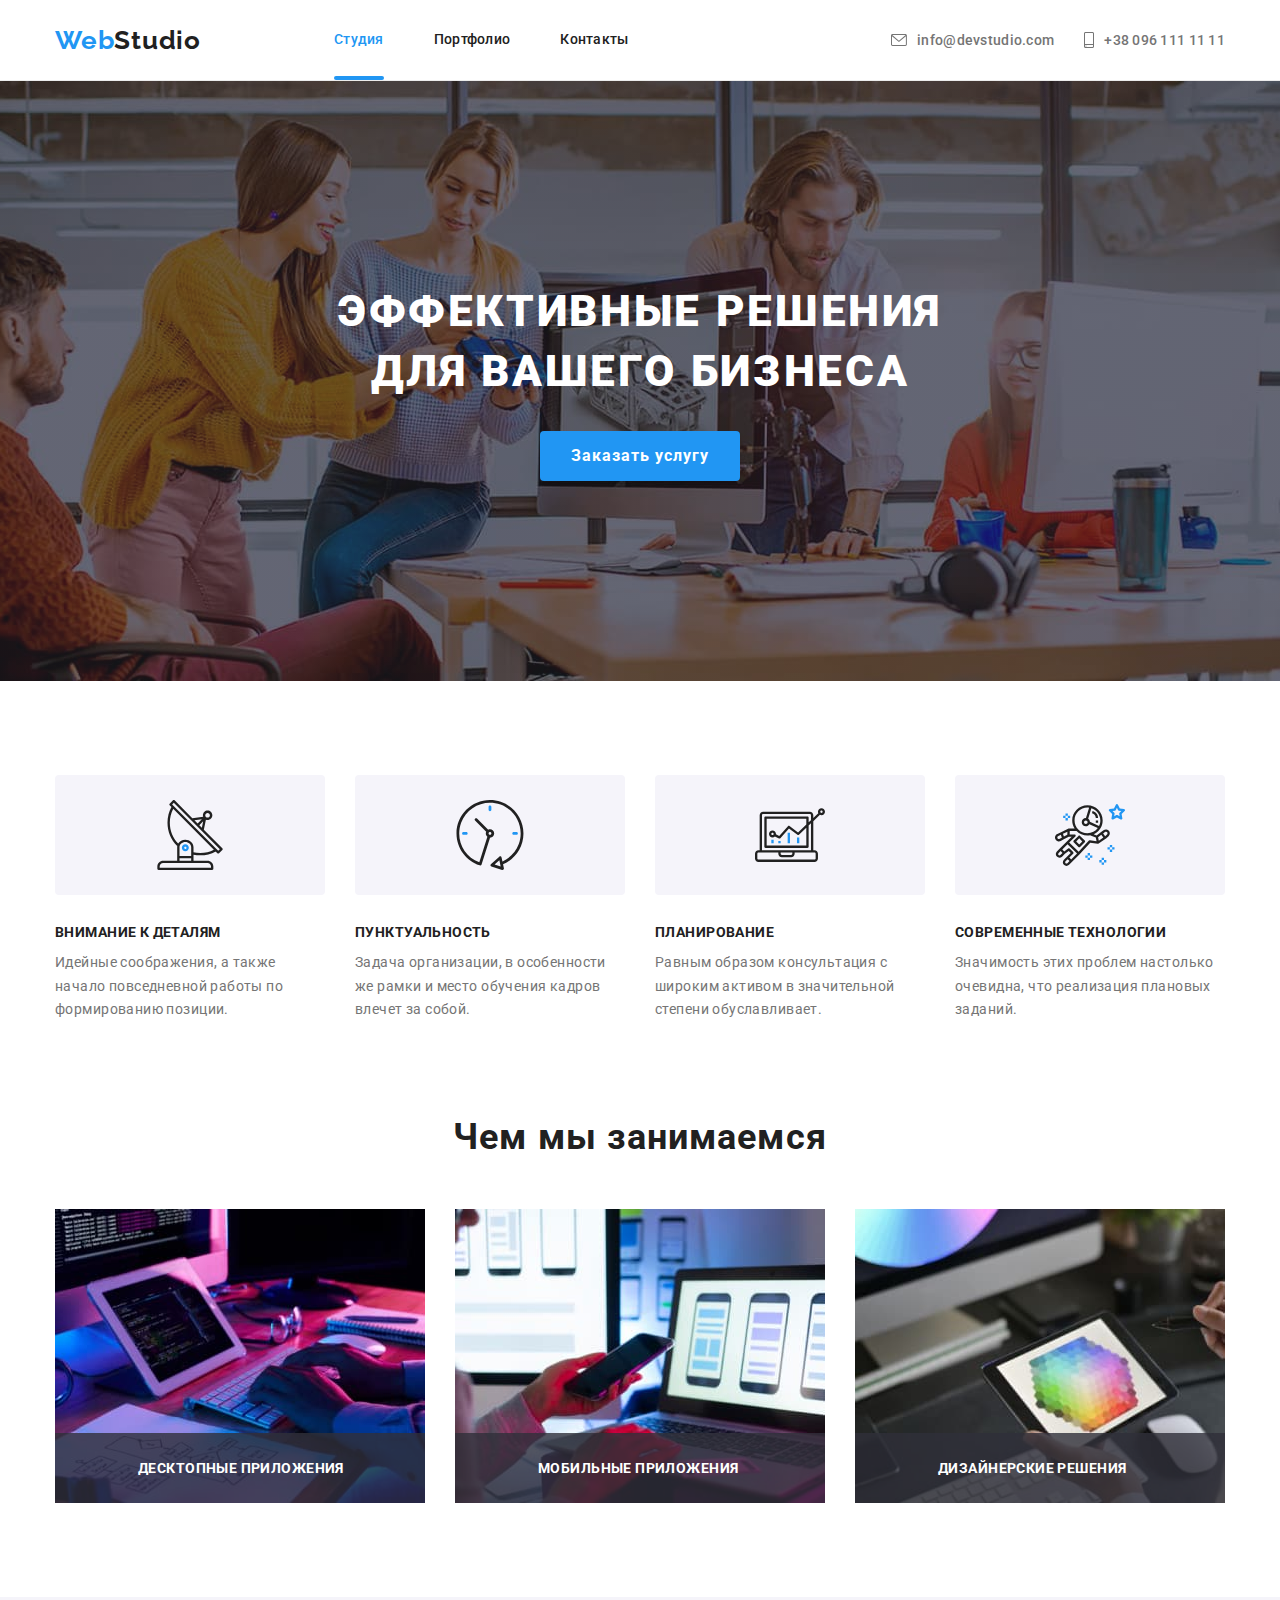
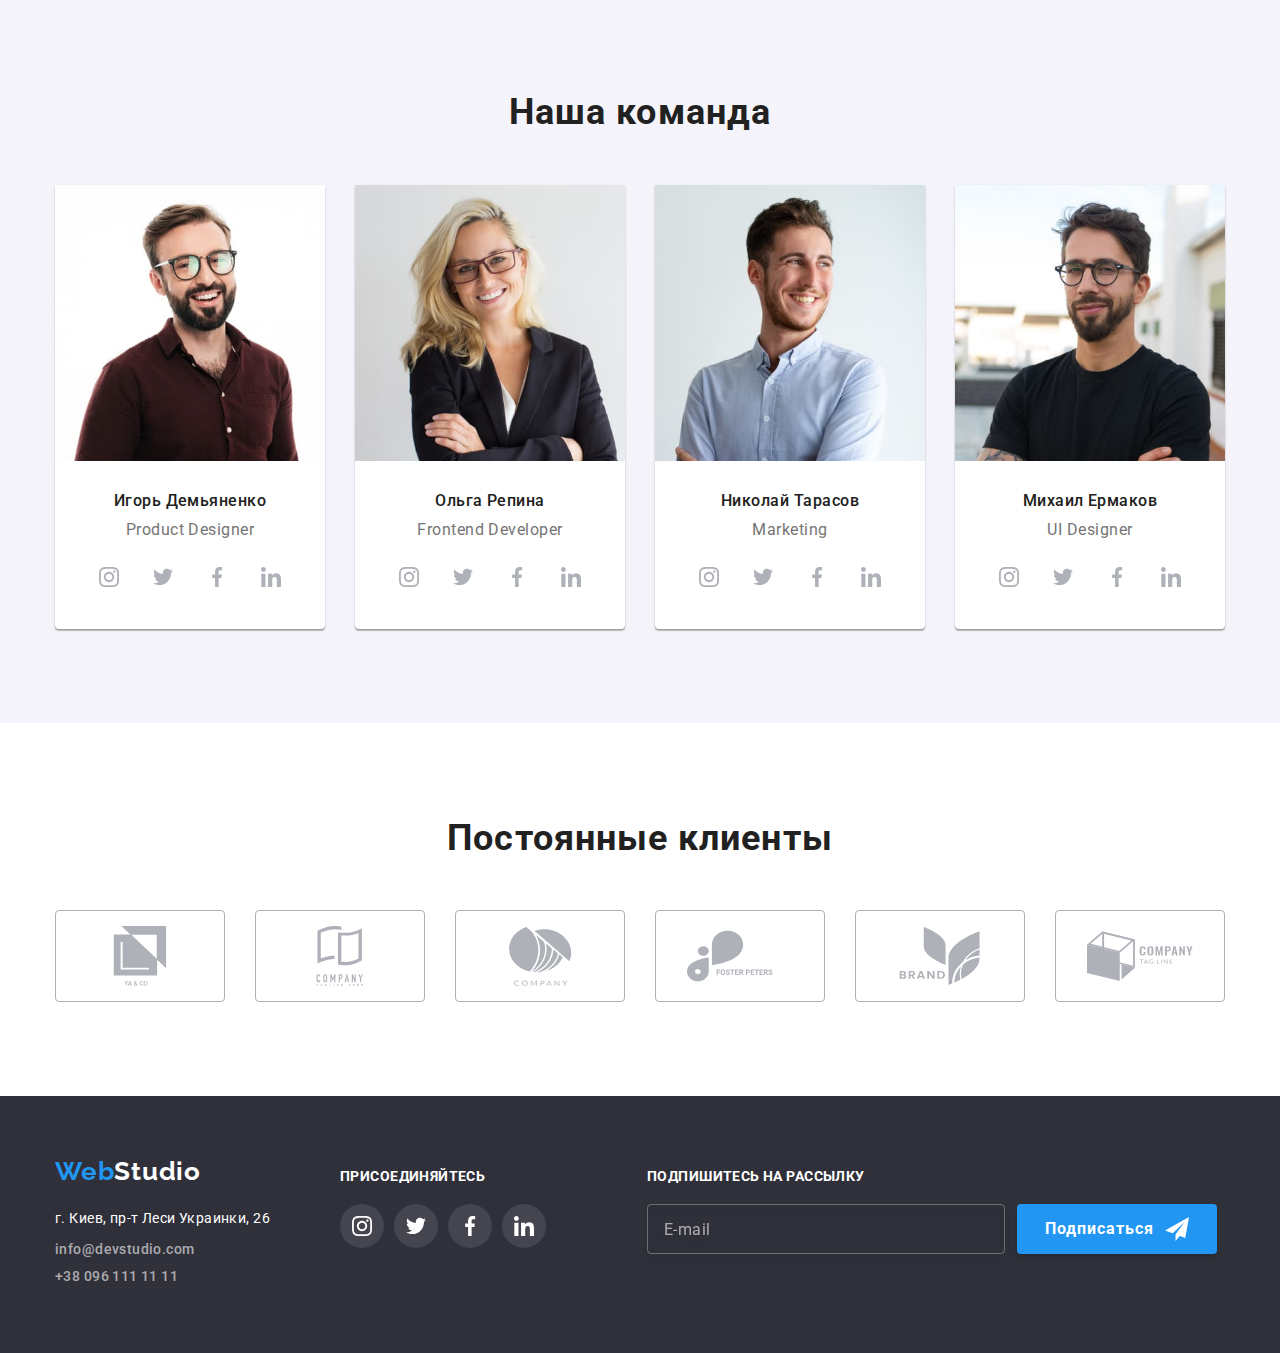
<file: index.html>
<!DOCTYPE html>
<html lang="ru">
<head>
    <meta charset="UTF-8">
    <meta http-equiv="X-UA-Compatible" content="IE=edge">
    <meta name="viewport" content="width=device-width, initial-scale=1.0">
    <link href="https://fonts.googleapis.com/css2?family=Raleway:wght@700&family=Roboto:wght@400;500;700;900&display=swap"
        rel="stylesheet">
    <title>Домашнее задание</title>
    <link rel="stylesheet" href="https://cdnjs.cloudflare.com/ajax/libs/modern-normalize/1.1.0/modern-normalize.min.css">
    <link rel="stylesheet" href="./css/main.min.css">
</head>
<body>
    <!--Шапка-->
    <header class="page-header">
        <div class="header-container">
            <a href="./index.html" class="logo">
                Web<span class="logo--black">Studio</span></a>
    
            <div class="page-header__menu" data-menu>
                <div class="menu-container">
                    <nav class="site-nav">
                        <ul class="site-nav__list">
                            <li class="site-nav__item">
                                <a href="./index.html" class="site-nav__link site-nav__link--primary">Студия</a>
                            </li>
                            <li class="site-nav__item">
                                <a href="./portfolio.html" class="site-nav__link">Портфолио</a>
                            </li>
                            <li class="site-nav__item">
                                <a href="#" class="site-nav__link">Контакты</a>
                            </li>
                        </ul>
                    </nav>
                    <div class="auth-nav">
                        <ul class="auth-nav__list">
                            <li class="auth-nav__item">
                                <a href="mailto:info@devstudio.com" class="auth-nav__link auth-nav__email">
                                    <svg class="auth-nav__icon auth-nav__icon--email">
                                        <use href="./img/icons.svg#icon-envelope-hover"></use>
                                    </svg>
    
                                    <span>info@devstudio.com</span></a>
                            </li>
                            <li class="auth-nav__item">
                                <a href="tel:+380961111111" class="auth-nav__link auth-nav__tel"><svg
                                        class="auth-nav__icon auth-nav__icon--tel">
                                        <use href="./img/icons.svg#icon-smartphone"></use>
                                    </svg>
                                    <span>+38 096 111 11 11</span></a>
                            </li>
                        </ul>
                        <div class="menu-network">
                            <ul class="menu-network__list">
                                <li class="menu-network__item">
                                    <a class="menu-network__link" href="">Instagram</a>
                                </li>
                                <li class="menu-network__item">
                                    <a class="menu-network__link" href="">Twitter</a>
                                </li>
                                <li class="menu-network__item">
                                    <a class="menu-network__link" href="">Facebook</a>
                                </li>
                                <li class="menu-network__item">
                                    <a class="menu-network__link" href="">LinkedIn</a>
                                </li>
                            </ul>
                        </div>
                    </div>
                </div>
            </div>
            <button type="button" class="page-header__button" aria-expanded="false" data-menu-button data-menu-open>
                <svg width="40px" height="40px" aria-label="Переключатель мобильного меню">
                    <use class="icon-cross" href="./img/icons.svg#icon-icon-cross"></use>
                    <use class="icon-menu" href="./img/icons.svg#icon-menu"></use>
                </svg>
            </button>
        </div>
    </header>
    <!--Основной контент-->
    <main>  
        <!-- Секция герой-->
        <section class="hero  section overlay">
            <div class="container hero__container">
                <h1 class="hero__title">Эффективные решения для вашего бизнеса</h1>
                <button data-modal-open type="button" class=" btn ">Заказать услугу</button>
            </div>          
        </section> 
        <!--Секция приимущества -->
        <section class=" section">
            <div class="container">
              <ul class="list feature">
                <li class="feature__item">
                   <div class="feature__rectangle">
                       <svg class="feature__icon"width="70" height="70" >
                           <use href="img/icons.svg#icon-antenna-1"></use>
                       </svg>
                    </div>
                    <h3 class="feature__title">Внимание к деталям</h3>
                    <p class="feature__text">Идейные соображения, а также начало повседневной работы по формированию позиции.</p>
                </li>
                <li class="feature__item">
                     <div class="feature__rectangle">
                       <svg class="feature__icon" width="70" height="70">
                           <use href="img/icons.svg#icon-clock-1"></use>
                       </svg>
                    </div>
                    <h3 class="feature__title">Пунктуальность</h3>
                    <p class="feature__text">Задача организации, в особенности же рамки и место обучения кадров влечет за собой.</p>
                </li>
                <li class="feature__item">
                     <div class="feature__rectangle">
                       <svg class="feature__icon" width="70" height="70">
                           <use href="img/icons.svg#icon-diagram-1"></use>
                       </svg>
                    </div>
                    <h3 class="feature__title">Планирование</h3>
                    <p class="feature__text">Равным образом консультация с широким активом в значительной степени обуславливает.</p>
                </li>
                <li class="feature__item">
                     <div class="feature__rectangle">
                       <svg class="feature__icon" width="70" height="70">
                           <use href="img/icons.svg#icon-astronaut-1"></use>
                       </svg>
                    </div>
                    <h3 class="feature__title">Современные технологии</h3>
                    <p class="feature__text">Значимость этих проблем настолько очевидна, что реализация плановых заданий.</p>
                </li>
              </ul>
            </div>
        </section>
        <!--Чем мы занимаемся-->
        <section class="second-section">
            <div class="container">
                <h2 class="second-title">Чем мы занимаемся</h2>
                <ul class="list second">
                    <li class="second__item">
                        <div class="second__label">
                            <img srcset="./img/index-images/what-we-do-l.jpg 1x ,
                             ./img/index-images/what-we-do-l@2x.jpg 2x " 
                             src="./img/index-images/what-we-do-l.jpg" alt="руки работают за копютером" width="370">
                        </div>
                        <p class="second__text">Десктопные приложения</p>
                    </li>
                    <li class="second__item">
                        <div class="second__label">
                            <img srcset="./img/index-images/what-we-do-c.jpg 1x ,
                             ./img/index-images/what-we-do-c@2x.jpg 2x"
                             src="./img/index-images/what-we-do-c.jpg" alt="в одной руке лежит смартфон вторая лежит на ноутбуке" width="370">
                        </div>
                        <p class="second__text">Мобильные приложения</p>
                    </li>
                    <li class="second__item">
                        <div class="second__label">
                            <img srcset="./img/index-images/what-we-do-r.jpg 1x ,
                           ./img/index-images/what-we-do-r@2x.jpg 2x " 
                            src="./img/index-images/what-we-do-r.jpg" alt="выбор палитры цветов на планшете" width="370">
                        </div>
                        <p class="second__text">Дизайнерские решения</p>
                    </li>
                </ul>
            </div>
        </section>
        <!--Наша команда-->
        <section class="team section">
            <div class="container">
                <h2 class="second-title">Наша команда</h2>
                <ul class="list team__list">
                    <li class="team__card">
                        <img srcset="./img/index-images/man2.jpg 1х ,
                        ./img/index-images/man2-2x.jpg 2х ,
                        ./img/index-images/man2-3x.jpg 3х " 
                        src="./img/index-images/man2.jpg" alt="мужчина в очках " width="100%">
                        <h3 class="team__title">Игорь Демьяненко</h3>
                        <p lang="en" class="team__text">Product Designer</p>
                        <ul class="networks list">
                            <li class="networks__item">
                                <a href="#" class="networks__link">
                                    <svg class="networks__icon" width="20" height="20">
                                        <use href="img/icons.svg#icon-instagram"></use>
                                    </svg>
                                </a>
                            </li>
                            <li class="networks__item">
                                <a href="#" class="networks__link">
                                    <svg class="networks__icon" width="20" height="20">
                                        <use  class="networks__icon" href="img/icons.svg#icon-twitter-1"></use>
                                    </svg>
                                </a>
                            </li>
                            <li class="networks__item">
                                <a href="#" class="networks__link">
                                    <svg class="networks__icon" width="20" height="20">
                                        <use href="img/icons.svg#icon-facebook-1"></use>
                                    </svg>
                                </a>
                            </li>
                            <li class="networks__item">
                                <a href="#" class="networks__link">
                                    <svg class="networks__icon" width="20" height="20">
                                        <use href="img/icons.svg#icon-linkedin-1"></use>
                                    </svg>
                                </a>
                            </li>
                        </ul>
                    </li>
                    <li class="team__card">
                        <img srcset="./img/index-images/woman1.jpg 1х ,
                        ./img/index-images/woman1-2x.jpg 2х ,
                        ./img/index-images/woman1-3x.jpg 3х " 

                         src="./img/index-images/woman1.jpg" alt="женщина блондинка в очках" width="100%">
                        <h3 class="team__title">Ольга Репина</h3>
                        <p lang="en" class="team__text">Frontend Developer</p>
                        <ul class="networks list">
                            <li class="networks__item">
                                <a href="#" class="networks__link">
                                    <svg class="networks__icon" width="20" height="20">
                                        <use href="img/icons.svg#icon-instagram"></use>
                                    </svg>
                                </a>
                            </li>
                            <li class="networks__item">
                                <a href="#" class="networks__link">
                                    <svg class="networks__icon" width="20" height="20">
                                        <use href="img/icons.svg#icon-twitter-1"></use>
                                    </svg>
                                </a>
                            </li>
                            <li class="networks__item">
                                <a href="#" class="networks__link">
                                    <svg class="networks__icon" width="20" height="20">
                                        <use href="img/icons.svg#icon-facebook-1"></use>
                                    </svg>
                                </a>
                            </li>
                            <li class="networks__item">
                                <a href="#" class="networks__link">
                                    <svg class="networks__icon" width="20" height="20">
                                        <use href="img/icons.svg#icon-linkedin-1"></use>
                                    </svg>
                                </a>
                            </li>
                        </ul>
                    </li>
                    <li class="team__card">
                        <img srcset="./img/index-images/man1.jpg 1х ,
                        ./img/index-images/man1-2x.jpg 2х ,
                        ./img/index-images/man1-3x.jpg 3х " 

                        src="./img/index-images/man1.jpg" alt="мужчина в сорочке" width="100%">
                        <h3 class="team__title">Николай Тарасов</h3>
                        <p lang="en" class="team__text">Marketing</p>
                        <ul class="networks list">
                            <li class="networks__item">
                                <a href="#" class="networks__link">
                                    <svg class="networks__icon" width="20" height="20">
                                        <use href="img/icons.svg#icon-instagram"></use>
                                    </svg>
                                </a>
                            </li>
                            <li class="networks__item">
                                <a href="#" class="networks__link">
                                    <svg class="networks__icon" width="20" height="20">
                                        <use class="networks-icon" href="img/icons.svg#icon-twitter-1"></use>
                                    </svg>
                                </a>
                            </li>
                            <li class="networks__item">
                                <a href="#" class="networks__link">
                                    <svg class="networks__icon" width="20" height="20">
                                        <use href="img/icons.svg#icon-facebook-1"></use>
                                    </svg>
                                </a>
                            </li>
                            <li class="networks__item">
                                <a href="#" class="networks__link">
                                    <svg class="networks__icon" width="20" height="20">
                                        <use href="img/icons.svg#icon-linkedin-1"></use>
                                    </svg>
                                </a>
                            </li>
                        </ul>
                    </li>
                    <li class="team__card">
                        <img srcset="./img/index-images/man3.jpg 1х ,
                        ./img/index-images/man3-2x.jpg 2х ,
                        ./img/index-images/man3-3x.jpg 3х " 

                         src="./img/index-images/man3.jpg" alt="мужчина в очках на улице" width="100%">
                        <h3 class="team__title">Михаил Ермаков</h3>
                        <p lang="en" class="team__text">UI Designer</p>
                        <ul class="networks list">
                            <li class="networks__item">
                                <a href="#" class="networks__link">
                                    <svg class="networks__icon" width="20" height="20">
                                        <use href="img/icons.svg#icon-instagram"></use>
                                    </svg>
                                </a>
                            </li>
                            <li class="networks__item">
                                <a href="#" class="networks__link">
                                    <svg class="networks__icon" width="20" height="20">
                                        <use class="networks__icon" href="img/icons.svg#icon-twitter-1"></use>
                                    </svg>
                                </a>
                            </li>
                            <li class="networks__item">
                                <a href="#" class="networks__link">
                                    <svg class="networks__icon" width="20" height="20">
                                        <use href="img/icons.svg#icon-facebook-1"></use>
                                    </svg>
                                </a>
                            </li>
                            <li class="networks__item">
                                <a href="#" class="networks__link">
                                    <svg class="networks__icon" width="20" height="20">
                                        <use href="img/icons.svg#icon-linkedin-1"></use>
                                    </svg>
                                </a>
                            </li>
                        </ul>
                    </li>
                </ul>
            </div>            
        </section> 
        <!-- Секция клиенты -->
        <section class="client section"> 
            <div class="container">
                <h2 class="second-title">Постоянные клиенты</h2>
                <ul class="client__list list">
                    <li class="client__item">
                        <a href="#" class="client__link" >
                            <svg class="client__icon" width="106" height="60">
                                <use href="img/icons.svg#icon-group"></use>
                            </svg>
                        </a>
                    </li>
                    <li class="client__item">
                        <a href="#" class="client__link">
                            <svg class="client__icon" width="106" height="60">
                                <use href="img/icons.svg#icon-group-1"></use>
                            </svg>
                        </a>
                    </li>
                    <li class="client__item">
                        <a href="#" class="client__link">
                            <svg class="client__icon" width="106" height="60">
                                <use href="img/icons.svg#icon-company"></use>
                            </svg>
                        </a>
                    </li>
                    <li class="client__item">
                        <a href="#" class="client__link">
                            <svg class="client__icon" width="106" height="60">
                                <use href="img/icons.svg#icon-foster-peters"></use>
                            </svg>
                        </a>
                    </li>
                    <li class="client__item">
                        <a href="#" class="client__link">
                            <svg class="client__icon" width="106" height="60">
                                <use href="img/icons.svg#icon-brend"></use>
                            </svg>
                        </a>
                    </li>
                    <li class="client__item">
                        <a href="#" class="client__link">
                            <svg class="client__icon" width="106" height="60">
                                <use href="img/icons.svg#icon-company3"></use>
                            </svg>
                        </a>
                    </li>
                </ul>
            </div>
        </section> 
    </main>
    <!--Подвал-->
    <footer class="footer ">
        <div class="container footer__container">
        <div class="footer__wrap">
            <a href="" lang="en" class="footer__logo logo"><span class="logo__web">Web</span>Studio</a>
            <address class="address">
                <ul class="list">
                    <li> <a href="" class="address__link address__link--color">г. Киев, пр-т Леси Украинки, 26</a></li>
                    <li> <a href="mailto:info@devstudio.com" class=" address__link address__link--font">info@devstudio.com</a></li>
                    <li> <a href="tel:+380961111111" class=" address__link address__link--font">+38 096 111 11 11</a></li>
                </ul>
            </address>
        </div>
        <div class="footer-networks">
            <h2 class="footer-networks__title">присоединяйтесь</h2>
                <ul class="footer-networks__list list">
                    <li class="footer-networks__item">
                        <a href="#" class="footer-networks__link">
                            <svg class="footer-networks__icon" width="20" height="20">
                                <use href="img/icons.svg#icon-instagram"></use>
                            </svg>
                        </a>
                    </li>
                    <li class="footer-networks__item">
                        <a href="#" class="footer-networks__link">
                            <svg class="footer-networks__icon" width="20" height="20">
                                <use href="img/icons.svg#icon-twitter-1"></use>
                            </svg>
                        </a>
                    </li>
                    <li class="footer-networks__item">
                        <a href="#" class="footer-networks__link">
                            <svg class="footer-networks__icon" width="20" height="20">
                                <use href="img/icons.svg#icon-facebook-1"></use>
                            </svg>
                        </a>
                    </li>
                    <li class="footer-networks__item">
                        <a href="#" class="footer-networks__link">
                            <svg class="footer-networks__icon" width="20" height="20">
                                <use href="img/icons.svg#icon-linkedin-1"></use>
                            </svg>
                        </a>
                    </li>
                </ul>
             </div>
             <form class="form-footer">
                 <div class="form-footer__grup">
                 <label class="form-footer__label" >
                     <span class="footer-networks__title">Подпишитесь на рассылку</span> 
                     <input type="email" name="mail-footer"  placeholder="E-mail" class="form-footer__input">
                </label>
                </div>
                 <button type="submit" class="form-footer__btn btn">
                     <svg class="form-fotter__icon">
                         <use href="img/icons.svg#icon-icon-send"></use>
                     </svg>
                      Подписаться</button>
             </form>
            </div>
    </footer> 
    <div class="backdrop is-hidden" data-modal>
        <div class="modal">
            <button class="modal__button" data-modal-close>
                <svg class="modal__icon" width="18px" height="18px">
                    <use href="img/icons.svg#icon-icon-cross"></use>
                </svg>
            </button>
            <form class="form">
                <p class="form__title">Оставьте свои данные, мы вам перезвоним</p>
    
                <label class="form__field">
                    <span class="form__label">Имя</span>
                    <span class="form__container">
                        <input type="text" name="name" class="form__input" />
                        <svg class="form__icon" width="18px" height="18px">
                            <use href="img/icons.svg#icon-person-black-18dp-1"></use>
                        </svg>
                    </span>
                </label>
    
                <label class="form__field">
                    <span class="form__label">Телефон</span>
                    <span class="form__container">
                        <input type="tel" name="tel" class="form__input" />
                        <svg class="form__icon" width="18px" height="18px">
                            <use href="img/icons.svg#icon-phone-black-18dp-1"></use>
                        </svg>
                    </span>
                </label>
    
                <label class="form__field">
                    <span class="form__label">Почта</span>
                    <span class="form__container">
                        <input type="email" name="email" class="form__input" />
                        <svg class="form__icon" width="18px" height="18px">
                            <use href="img/icons.svg#icon-email-black-18dp-1"></use>
                        </svg>
                    </span>
                </label>
    
                <label class="form__field">
                    <span class="form__label">Комментарий</span>
                    <textarea name="comment" class="form__textarea" placeholder="Введите текст"></textarea>
                </label>
                <label class="checkbox">
                    <input type="checkbox" name="checkbox" class="checkbox__input" />
                    <span class="checkbox__icon"></span>
                    <span class="checkbox__agreement">
                        Соглашаюсь с рассылкой и принимаю
                        <a href="" class="checkbox__link">Условия договора</a>
                    </span>
                </label>
                <button class="form__button" type="submit">Отправить</button>
            </form>
        </div>
    </div>
    <script src="./js/modal.js"></script>
    <script src="./js/menu.js"></script>  
</body>
</html>
</file>
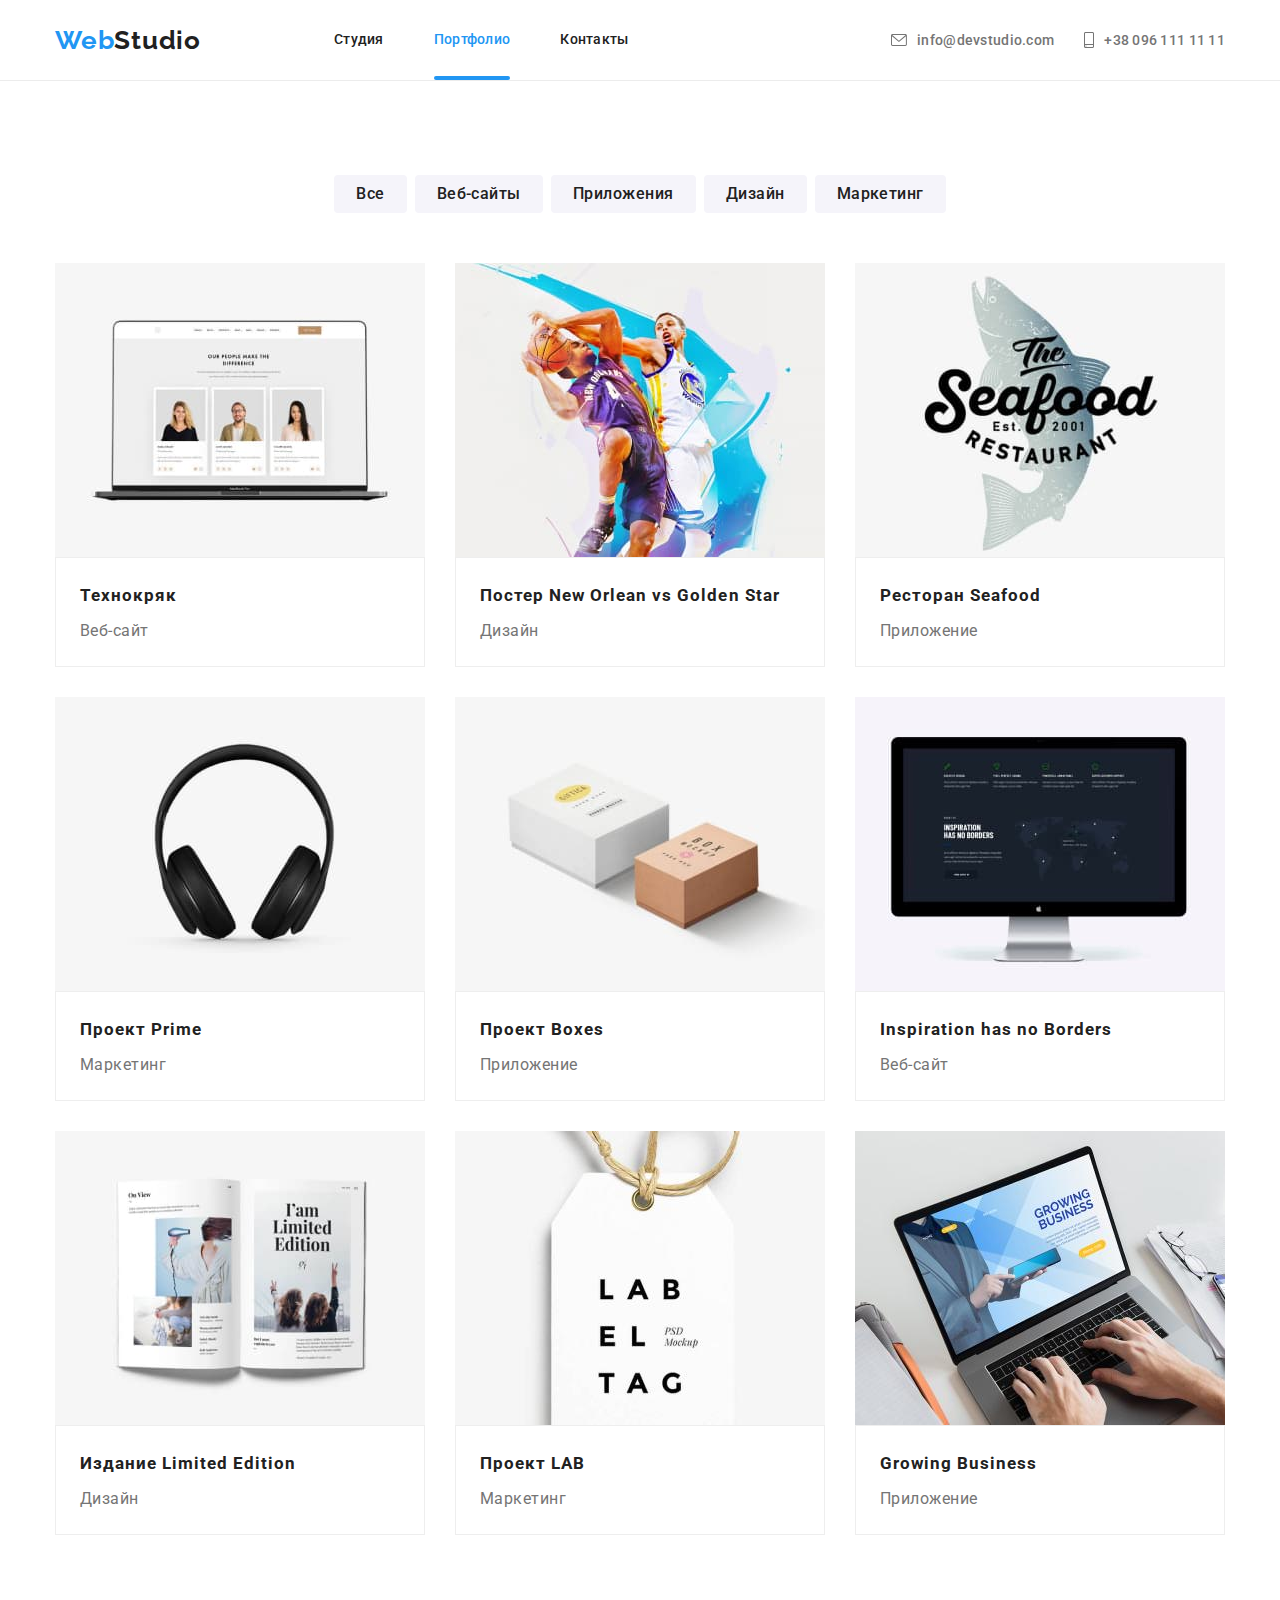
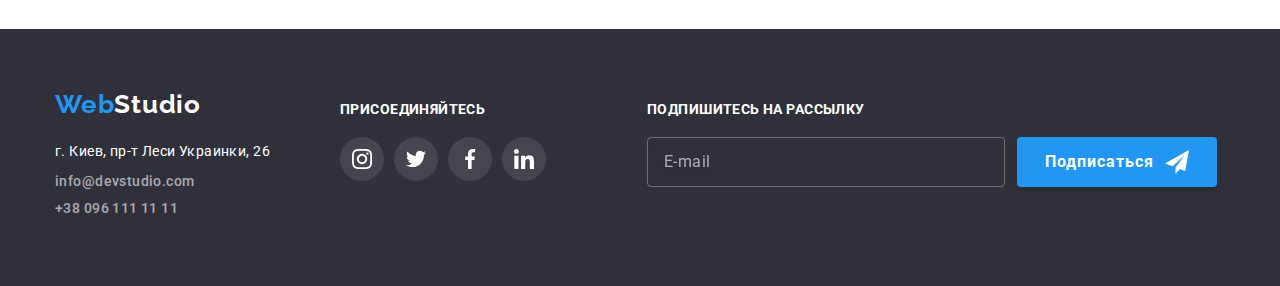
<file: portfolio.html>
<!DOCTYPE html>
<html lang="ru">

<head>
    <meta charset="UTF-8">
    <meta http-equiv="X-UA-Compatible" content="IE=edge">
    <meta name="viewport" content="width=device-width, initial-scale=1.0">
    <link href="https://fonts.googleapis.com/css2?family=Raleway:wght@700&family=Roboto:wght@400;500;700;900&display=swap"
        rel="stylesheet">
    <title>Домашнее задание</title>
    <link rel="stylesheet" href="https://cdnjs.cloudflare.com/ajax/libs/modern-normalize/1.1.0/modern-normalize.min.css">
    <link rel="stylesheet" href="./css/main.min.css">
</head>

<body>
    <!--Шапка-->
    <header class="page-header">
        <div class="header-container">
            <a href="./index.html" class="logo">
                Web<span class="logo--black">Studio</span></a>
    
            <div class="page-header__menu" data-menu>
                <div class="menu-container">
                    <nav class="site-nav">
                        <ul class="site-nav__list">
                            <li class="site-nav__item">
                                <a href="./index.html" class="site-nav__link ">Студия</a>
                            </li>
                            <li class="site-nav__item">
                                <a href="./portfolio.html" class="site-nav__link site-nav__link--primary">Портфолио</a>
                            </li>
                            <li class="site-nav__item">
                                <a href="#" class="site-nav__link">Контакты</a>
                            </li>
                        </ul>
                    </nav>
                    <div class="auth-nav">
                        <ul class="auth-nav__list">
                            <li class="auth-nav__item">
                                <a href="mailto:info@devstudio.com" class="auth-nav__link auth-nav__email">
                                    <svg class="auth-nav__icon auth-nav__icon--email">
                                        <use href="./img/icons.svg#icon-envelope-hover"></use>
                                    </svg>
    
                                    <span>info@devstudio.com</span></a>
                            </li>
                            <li class="auth-nav__item">
                                <a href="tel:+380961111111" class="auth-nav__link auth-nav__tel"><svg
                                        class="auth-nav__icon auth-nav__icon--tel">
                                        <use href="./img/icons.svg#icon-smartphone"></use>
                                    </svg>
                                    <span>+38 096 111 11 11</span></a>
                            </li>
                        </ul>
                        <div class="menu-network">
                            <ul class="menu-network__list">
                                <li class="menu-network__item">
                                    <a class="menu-network__link" href="">Instagram</a>
                                </li>
                                <li class="menu-network__item">
                                    <a class="menu-network__link" href="">Twitter</a>
                                </li>
                                <li class="menu-network__item">
                                    <a class="menu-network__link" href="">Facebook</a>
                                </li>
                                <li class="menu-network__item">
                                    <a class="menu-network__link" href="">LinkedIn</a>
                                </li>
                            </ul>
                        </div>
                    </div>
                </div>
            </div>
            <button type="button" class="page-header__button" aria-expanded="false" data-menu-button data-menu-open>
                <svg width="40px" height="40px" aria-label="Переключатель мобильного меню">
                    <use class="icon-cross" href="./img/icons.svg#icon-icon-cross"></use>
                    <use class="icon-menu" href="./img/icons.svg#icon-menu"></use>
                </svg>
            </button>
        </div>
    </header>
    <!--Основной контент-->
    <main>
       <!-- Филтр -->
       <section class="section filter_portfolio">
        <h1 class="visually-hidden">Портфолио</h1>
           <div class="container ">
            <ul class="list filter">
                <li class="filter__item">
                    <button type="button" class="filter__button">Все</button>
                </li>
                <li class="filter__item">
                    <button type="button" class="filter__button">Веб-сайты</button>
                </li>
                <li class="filter__item">
                    <button type="button" class="filter__button">Приложения</button>
                </li>
                <li class="filter__item">
                    <button type="button" class="filter__button">Дизайн</button>
                </li>
                <li class="filter__item">
                    <button type="button" class="filter__button">Маркетинг</button>
                </li>
            </ul>
           </div>
       <!-- Проекти -->
           <div class="container">
                <ul class="list project">
                    <li class="project__item" >
                        <a href="" class="project__link"> 
                         <div class="project__img">                                 
                            <img  srcset="./img/portfolio-images/img4.jpg 1х ,
                                        ./img/portfolio-images/img4-2x.jpg 2х ,
                                        ./img/portfolio-images/img4-3x.jpg 3х "
                            
                            src="./img/portfolio-images/img4.jpg" alt="открыт сайт на ноутбуке" width="100%">
                            <div class="project__description">
                                <p class="project__text">Технокряк это современная площадка распространения коронавируса. Компании используют эту платформу для цифрового
                                шпионажа и атак на защищённые сервера конкурентов.</p>
                         </div>
                            </div>
                            <div class="project__card">
                                <h3 class="project__title project__title--transition">Технокряк</h3>
                                <p class="project__name project__name--transition">Веб-сайт</p>
                            </div>
                        </a>
                    </li>
                    <li class="project__item" >
                        <a href="" class="project__link">
                        <div class="project__img">
                            <img   srcset="./img/portfolio-images/img5.jpg 1х ,
                                        ./img/portfolio-images/img5-2x.jpg 2х ,
                                        ./img/portfolio-images/img5-3x.jpg 3х "
                            
                            src="./img/portfolio-images/img5.jpg" alt="двое мужчин играют в баскетбол" width="100%">
                             <div class="project__description">
                                <p class="project__text">Технокряк это современная площадка распространения коронавируса. Компании используют эту платформу для цифрового
                                шпионажа и атак на защищённые сервера конкурентов.</p>
                            </div>
                        </div>
                           <div class="project__card">
                                <h2 lang="en" class="project__title project__title--transition">Постер New Orlean vs Golden Star</h2>
                                <p class="project__name project__name--transition">Дизайн</p>
                           </div>                       
                        </a>
                    </li>
                    <li class="project__item" >
                        <a href="" class="project__link">
                        <div class="project__img">
                            <img srcset="./img/portfolio-images/img6.jpg 1х ,
                                        ./img/portfolio-images/img6-2x.jpg 2х ,
                                        ./img/portfolio-images/img6-3x.jpg 3х " 
                            
                            src="./img/portfolio-images/img6.jpg" alt="логотип с рыбой" width="100%">
                             <div class="project__description">
                                <p class="project__text">Технокряк это современная площадка распространения коронавируса. Компании используют эту платформу для цифрового
                                шпионажа и атак на защищённые сервера конкурентов.</p>
                            </div>
                        </div>
                           <div class="project__card">
                                <h3 lang="en" class="project__title project__title--transition">Ресторан Seafood</h3>
                                <p class="project__name project__name--transition">Приложение</p>
                           </div>                       
                        </a>
                    </li>
                    <li class="project__item" >
                        <a href="" class="project__link">
                        <div class="project__img">
                            <img srcset="./img/portfolio-images/img7.jpg 1х ,
                                        ./img/portfolio-images/img7-2x.jpg 2х ,
                                        ./img/portfolio-images/img7-3x.jpg 3х "  
                            
                            src="./img/portfolio-images/img7.jpg" alt="наушники" width="100%">
                             <div class="project__description">
                                <p class="project__text">Технокряк это современная площадка распространения коронавируса. Компании используют эту платформу для цифрового
                                шпионажа и атак на защищённые сервера конкурентов.</p>
                            </div>
                        </div>
                          <div class="project__card">
                                <h3 lang="en" class="project__title project__title--transition">Проект Prime</h3>
                                <p class="project__name project__name--transition">Маркетинг</p>
                          </div>                        
                        </a>
                    </li>
                    <li class="project__item" >
                        <a href="" class="project__link">
                        <div class="project__img">
                            <img  srcset="./img/portfolio-images/img8.jpg 1х ,
                                        ./img/portfolio-images/img8-2x.jpg 2х ,
                                        ./img/portfolio-images/img8-3x.jpg 3х "  
                            
                            src="./img/portfolio-images/img8.jpg" alt="две коробки" width="100%">
                             <div class="project__description">
                                <p class="project__text">Технокряк это современная площадка распространения коронавируса. Компании используют эту платформу для цифрового
                                шпионажа и атак на защищённые сервера конкурентов.</p>
                            </div>
                        </div>
                            <div class="project__card">
                                <h3 lang="en" class="project__title project__title--transition">Проект Boxes</h3>
                                <p class="project__name project__name--transition">Приложение</p>
                            </div>                        
                        </a>
                    </li>
                    <li class="project__item" >
                        <a href="" class="project__link">
                        <div class="project__img">
                            <img  srcset="./img/portfolio-images/img9.jpg 1х ,
                                        ./img/portfolio-images/img9-2x.jpg 2х ,
                                        ./img/portfolio-images/img9-3x.jpg 3х "  
                            
                            src="./img/portfolio-images/img9.jpg" alt="монитор" width="100%">
                             <div class="project__description">
                                <p class="project__text">Технокряк это современная площадка распространения коронавируса. Компании используют эту платформу для цифрового
                                шпионажа и атак на защищённые сервера конкурентов.</p>
                            </div>
                        </div>
                           <div class="project__card">
                                <h3 lang="en" class="project__title project__title--transition">Inspiration has no Borders</h3>
                                <p class="project__name project__name--transition">Веб-сайт</p>
                           </div>                        
                        </a>
                    </li>
                    <li class="project__item">
                        <a href="" class="project__link">
                        <div class="project__img">
                            <img  srcset="./img/portfolio-images/img10.jpg 1х ,
                                        ./img/portfolio-images/img10-2x.jpg 2х ,
                                        ./img/portfolio-images/img10-3x.jpg 3х "  
                            
                            src="./img/portfolio-images/img10.jpg" alt="журнал" width="100%">
                             <div class="project__description">
                                <p class="project__text">Технокряк это современная площадка распространения коронавируса. Компании используют эту платформу для цифрового
                                шпионажа и атак на защищённые сервера конкурентов.</p>
                            </div>
                        </div>
                          <div  class="project__card">
                                <h3 lang="en" class="project__title project__title--transition">Издание Limited Edition</h3>
                                <p class="project__name project__name--transition">Дизайн</p>
                          </div>                            
                        </a>
                    </li>
                    <li class="project__item" >
                        <a href="" class="project__link">
                        <div class="project__img">
                            <img  src="./img/img-lab.jpg" alt="бирка снадписью" width="100%">
                             <div class="project__description">
                                <p class="project__text">Технокряк это современная площадка распространения коронавируса. Компании используют эту платформу для цифрового
                                шпионажа и атак на защищённые сервера конкурентов.</p>
                            </div>
                        </div>
                           <div class="project__card">
                                <h3 lang="en" class="project__title project__title--transition">Проект LAB</h3>
                                <p class="project__name project__name--transition">Маркетинг</p>
                           </div>
                        </a>
                    </li>
                    <li class="project__item" >
                      <a href="" class="project__link">
                        <div class="project__img">
                            <img  src="./img/img-growing-business.jpg" alt="работа за ноутбуком" width="100%">
                             <div class="project__description">
                                <p class="project__text">Технокряк это современная площадка распространения коронавируса. Компании используют эту платформу для цифрового
                                шпионажа и атак на защищённые сервера конкурентов.</p>
                            </div>
                        </div>
                          <div class="project__card">
                                <h3 lang="en" class="project__title project__title--transition">Growing Business</h3>
                                <p class="project__name project__name--transition">Приложение</p>
                          </div>
                        </a>
                    </li>
                </ul>
           </div>
       </section>
    </main>
    <!--Подвал-->
    <footer class="footer ">
        <div class="container footer__container">
            <div class="footer__wrap">
                <a href="" lang="en" class="footer__logo logo"><span class="logo__web">Web</span>Studio</a>
                <address class="address">
                    <ul class="list">
                        <li> <a href="" class="address__link address__link--color">г. Киев, пр-т Леси Украинки, 26</a></li>
                        <li> <a href="mailto:info@devstudio.com"
                                class=" address__link address__link--font">info@devstudio.com</a></li>
                        <li> <a href="tel:+380961111111" class=" address__link address__link--font">+38 096 111 11 11</a>
                        </li>
                    </ul>
                </address>
            </div>
            <div class="footer-networks">
                <h2 class="footer-networks__title">присоединяйтесь</h2>
                <ul class="footer-networks__list list">
                    <li class="footer-networks__item">
                        <a href="#" class="footer-networks__link">
                            <svg class="footer-networks__icon" width="20" height="20">
                                <use href="img/icons.svg#icon-instagram"></use>
                            </svg>
                        </a>
                    </li>
                    <li class="footer-networks__item">
                        <a href="#" class="footer-networks__link">
                            <svg class="footer-networks__icon" width="20" height="20">
                                <use href="img/icons.svg#icon-twitter-1"></use>
                            </svg>
                        </a>
                    </li>
                    <li class="footer-networks__item">
                        <a href="#" class="footer-networks__link">
                            <svg class="footer-networks__icon" width="20" height="20">
                                <use href="img/icons.svg#icon-facebook-1"></use>
                            </svg>
                        </a>
                    </li>
                    <li class="footer-networks__item">
                        <a href="#" class="footer-networks__link">
                            <svg class="footer-networks__icon" width="20" height="20">
                                <use href="img/icons.svg#icon-linkedin-1"></use>
                            </svg>
                        </a>
                    </li>
                </ul>
            </div>
            <form class="form-footer">
                <div class="form-footer__grup">
                    <label class="form-footer__label">
                        <span class="footer-networks__title">Подпишитесь на рассылку</span>
                        <input type="email" name="mail-footer" placeholder="E-mail" class="form-footer__input">
                    </label>
                </div>
                <button type="submit" class="form-footer__btn btn">
                    <svg class="form-fotter__icon">
                        <use href="img/icons.svg#icon-icon-send"></use>
                    </svg>
                    Подписаться</button>
            </form>
        </div>
    </footer>
    <script src="./js/menu.js"></script>
</body>

</html>
</file>
<file: css/main.min.css>
body{font-family:"Roboto",sans-serif;background-color:#fff;color:#757575}.visually-hidden{position:absolute;width:1px;height:1px;margin:-1px;border:0;padding:0;white-space:nowrap;-webkit-clip-path:inset(100%);clip-path:inset(100%);clip:rect(0 0 0 0);overflow:hidden}h1,h2,h3,p{margin:0}img{display:block}@media screen and (min-width: 1200px){.section{padding-top:94px;padding-bottom:94px}}.list{padding:0;margin:0;list-style:none}.container{margin-left:auto;margin-right:auto;padding:0 15px}@media screen and (min-width: 480px){.container{width:480px}}@media screen and (min-width: 768px){.container{width:768px}}@media screen and (min-width: 1200px){.container{width:1200px}}.btn{font-family:Roboto,sans-serif;font-style:normal;font-weight:700;font-size:16px;line-height:calc(30 / 16);text-align:center;letter-spacing:.06em;color:#fff;cursor:pointer;width:200px;height:50px;background:#2196f3;-webkit-box-shadow:0px 4px 4px rgba(0,0,0,.15);box-shadow:0px 4px 4px rgba(0,0,0,.15);border-radius:4px;border:0;-webkit-transition-property:backgraund-image,-webkit-box-shadow;transition-property:backgraund-image,-webkit-box-shadow;transition-property:box-shadow,backgraund-image;transition-property:box-shadow,backgraund-image,-webkit-box-shadow;-webkit-transition-duration:250ms;transition-duration:250ms;-webkit-transition-timing-function:cubic-bezier(0.4, 0, 0.2, 1);transition-timing-function:cubic-bezier(0.4, 0, 0.2, 1)}.btn:hover,.btn:focus{-webkit-box-shadow:0px 4px 4px rgba(0,0,0,.15);box-shadow:0px 4px 4px rgba(0,0,0,.15);background-image:-webkit-gradient(linear, left top, right top, from(rgba(0, 0, 0, 0.15)), to(rgba(0, 0, 0, 0.15)));background-image:linear-gradient(90deg, rgba(0, 0, 0, 0.15), rgba(0, 0, 0, 0.15))}.page-header{background-color:#fff;border-bottom:1px solid #ececec;position:relative}.header-container{display:-webkit-box;display:-ms-flexbox;display:flex;-webkit-box-align:center;-ms-flex-align:center;align-items:center;margin-left:auto;margin-right:auto;padding-left:15px;padding-right:15px}@media screen and (min-width: 480px){.header-container{width:480px}}@media screen and (min-width: 768px){.header-container{width:768px}}@media screen and (min-width: 1200px){.header-container{width:1200px}}@media screen and (max-width: 767.9px){.header-container{-webkit-box-pack:justify;-ms-flex-pack:justify;justify-content:space-between;padding-top:10px;padding-bottom:10px}}.page-header__button{border:none;cursor:pointer;z-index:5;background-color:transparent}@media screen and (min-width: 768px){.page-header__button{display:none}}.icon-cross{fill:#000;-webkit-transition:fill 250ms cubic-bezier(0.4, 0, 0.2, 1);transition:fill 250ms cubic-bezier(0.4, 0, 0.2, 1)}.page-header__button:hover .icon-cross,.page-header__button:focus .icon-cross{fill:#2196f3}.page-header__button .icon-cross{display:none}.page-header__button.is-open .icon-cross{display:block}.icon-menu{fill:#000;-webkit-transition:fill 250ms cubic-bezier(0.4, 0, 0.2, 1);transition:fill 250ms cubic-bezier(0.4, 0, 0.2, 1)}.page-header__button:hover .icon-menu,.page-header__button:focus .icon-menu{fill:#2196f3}.page-header__button.is-open .icon-menu{display:none}.page-header__menu{display:-webkit-box;display:-ms-flexbox;display:flex;z-index:4;background-color:#fff}@media screen and (max-width: 767px){.page-header__menu{display:none;position:absolute;top:0;left:0;width:100%;height:100vh;padding:48px 40px;overflow-y:scroll}.page-header__menu.is-open{display:-webkit-box;display:-ms-flexbox;display:flex;-webkit-box-orient:vertical;-webkit-box-direction:normal;-ms-flex-direction:column;flex-direction:column;-webkit-box-pack:justify;-ms-flex-pack:justify;justify-content:space-between}}@media screen and (min-width: 768px){.page-header__menu{margin-left:88px;-webkit-box-flex:2;-ms-flex-positive:2;flex-grow:2}}@media screen and (min-width: 1200px){.page-header__menu{margin-left:93px}}.menu-container{display:-webkit-box;display:-ms-flexbox;display:flex}@media screen and (max-width: 767px){.menu-container{-webkit-box-orient:vertical;-webkit-box-direction:normal;-ms-flex-direction:column;flex-direction:column;-webkit-box-pack:justify;-ms-flex-pack:justify;justify-content:space-between;height:100%;max-height:796px;max-width:480px;margin-right:auto;margin-left:auto}}@media screen and (min-width: 768px){.menu-container{width:100%}}@media screen and (max-width: 767px){.menu-network{margin-top:64px}}.menu-network__list{display:none;list-style:none}@media screen and (max-width: 767px){.menu-network__list{display:-webkit-box;display:-ms-flexbox;display:flex;-ms-flex-wrap:wrap;flex-wrap:wrap;margin:-10px}}.menu-network__item{position:relative;font-size:18px;font-weight:500;line-height:1.22;letter-spacing:.02em;color:#2196f3;margin:10px}.menu-network__item:not(:last-child)::after{position:absolute;top:50%;left:100%;-webkit-transform:translateY(-50%);transform:translateY(-50%);content:"";display:inline-block;width:1px;height:24px;margin-right:10px;border:none;background-color:rgba(33,33,33,.2)}.menu-network__link{text-decoration:none;color:inherit;margin-right:10px;-webkit-transition:color 250ms cubic-bezier(0.4, 0, 0.2, 1);transition:color 250ms cubic-bezier(0.4, 0, 0.2, 1)}.menu-network__link:hover,.menu-network__link:focus{color:#188ce8}@media screen and (min-width: 768px){.site-nav{display:-webkit-box;display:-ms-flexbox;display:flex;-webkit-box-align:center;-ms-flex-align:center;align-items:center}}.site-nav__list{list-style:none;font-size:14px;font-weight:500;letter-spacing:.02em;line-height:1.14}@media screen and (max-width: 767px){.site-nav__list{font-size:40px;line-height:1.17}}@media screen and (min-width: 768px){.site-nav__list{display:-webkit-box;display:-ms-flexbox;display:flex}}.site-nav__item{color:#212121;-webkit-transition:color 250ms cubic-bezier(0.4, 0, 0.2, 1);transition:color 250ms cubic-bezier(0.4, 0, 0.2, 1)}.site-nav__item:hover,.site-nav__item:focus{color:#2196f3}@media screen and (max-width: 767px){.site-nav__item:not(:last-child){margin-bottom:32px}}@media screen and (min-width: 768px){.site-nav__item:not(:last-child){margin-right:50px}}.site-nav__link{color:inherit;text-decoration:none}@media screen and (min-width: 768px){.site-nav__link{padding-top:32px;padding-bottom:32px}}.site-nav__link--primary{color:#2196f3;position:relative}@media screen and (min-width: 768px){.site-nav__link--primary::after{content:"";position:absolute;left:0;bottom:-1px;display:block;width:100%;height:4px;border-radius:2px;background-color:#2196f3}}@media screen and (min-width: 768px){.auth-nav{margin-left:auto}}.auth-nav__list{list-style:none;margin:0}@media screen and (max-width: 767px){.auth-nav__list{display:-webkit-box;display:-ms-flexbox;display:flex;-webkit-box-orient:vertical;-webkit-box-direction:reverse;-ms-flex-direction:column-reverse;flex-direction:column-reverse}}@media screen and (min-width: 768px){.auth-nav__list{padding:21px 0}}@media screen and (min-width: 1200px){.auth-nav__list{display:-webkit-box;display:-ms-flexbox;display:flex;padding:32px 0}}.auth-nav__link{display:-webkit-box;display:-ms-flexbox;display:flex;-webkit-box-pack:start;-ms-flex-pack:start;justify-content:flex-start;-webkit-box-align:center;-ms-flex-align:center;align-items:center;color:inherit;text-decoration:none;line-height:1.17;letter-spacing:.02em;font-weight:500;-webkit-transition:color 250ms cubic-bezier(0.4, 0, 0.2, 1);transition:color 250ms cubic-bezier(0.4, 0, 0.2, 1)}.auth-nav__link:hover,.auth-nav__link:focus{color:#2196f3}.auth-nav__item{-webkit-box-align:center;-ms-flex-align:center;align-items:center;font-size:12px}@media screen and (max-width: 767.9px){.auth-nav__item:not(:first-child){margin-bottom:32px}}@media screen and (min-width: 768px){.auth-nav__item:not(:last-child){margin-bottom:10px}}@media screen and (min-width: 1200px){.auth-nav__item{font-size:14px}.auth-nav__item:not(:last-child){margin-bottom:0;margin-right:30px}}.auth-nav__icon{margin-right:8px;fill:#757575;-webkit-transition:fill 250ms cubic-bezier(0.4, 0, 0.2, 1);transition:fill 250ms cubic-bezier(0.4, 0, 0.2, 1)}.auth-nav__link:hover .auth-nav__icon,.auth-nav__link:focus .auth-nav__icon{fill:#2196f3}@media screen and (max-width: 767px){.auth-nav__icon{display:none}}@media screen and (min-width: 1200px){.auth-nav__icon{margin-right:10px}}.auth-nav__icon--email{width:14px;height:10px}@media screen and (min-width: 1200px){.auth-nav__icon--email{width:16px;height:12px}}.auth-nav__icon--tel{width:10px;height:14px}@media screen and (min-width: 1200px){.auth-nav__icon--tel{width:10px;height:16px}}@media screen and (max-width: 767.9px){.auth-nav__email{font-size:24px}}@media screen and (max-width: 767.9px){.auth-nav__tel{font-size:34px;color:#2196f3}.auth-nav__tel:hover,.auth-nav__tel:focus{color:#188ce8}}.header{border-bottom:1px solid #ececec}.logo{font-family:"Raleway",sans-serif;font-weight:700;font-size:26px;line-height:1.2;text-decoration:none;letter-spacing:.03em;color:#212121;-webkit-transition:color 250ms cubic-bezier(0.4, 0, 0.2, 1);transition:color 250ms cubic-bezier(0.4, 0, 0.2, 1)}@media screen and (min-width: 1200px){.logo{font-size:26px;line-height:1.19}}.logo__web{color:#2196f3}.logo:hover,.logo:focus{color:#2196f3}.logo--black{color:#212121}.logo{font-family:raleway,sans-serif;font-size:24px;font-weight:700;line-height:1.16;color:#2196f3;text-decoration:none}@media screen and (min-width: 1200px){.logo{font-size:26px;line-height:1.19}}.overlay{margin-left:auto;margin-right:auto;background-image:-webkit-gradient(linear, left top, right top, from(rgba(47, 48, 58, 0.4)), to(rgba(47, 48, 58, 0.4))),url(../img/index-images/bg-mobile.jpg);background-image:linear-gradient(90deg, rgba(47, 48, 58, 0.4), rgba(47, 48, 58, 0.4)),url(../img/index-images/bg-mobile.jpg);background-repeat:no-repeat;background-size:cover;background-position:center}@media(min-device-pixel-ratio: 2),(-webkit-min-device-pixel-ratio: 2),(min-resolution: 192dpi),(min-resolution: 2dppx){.overlay{background-image:-webkit-gradient(linear, left top, right top, from(rgba(47, 48, 58, 0.4)), to(rgba(47, 48, 58, 0.4))),url(../img/index-images/bg-mobile@2x.jpg);background-image:linear-gradient(90deg, rgba(47, 48, 58, 0.4), rgba(47, 48, 58, 0.4)),url(../img/index-images/bg-mobile@2x.jpg)}}@media screen and (min-width: 577px){.overlay{background-image:-webkit-gradient(linear, left top, right top, from(rgba(47, 48, 58, 0.4)), to(rgba(47, 48, 58, 0.4))),url(../img/index-images/bg-tablet.jpg);background-image:linear-gradient(90deg, rgba(47, 48, 58, 0.4), rgba(47, 48, 58, 0.4)),url(../img/index-images/bg-tablet.jpg)}}@media screen and (min-width: 577px)and (min-device-pixel-ratio: 2),screen and (min-width: 577px)and (-webkit-min-device-pixel-ratio: 2),screen and (min-width: 577px)and (min-resolution: 192dpi),screen and (min-width: 577px)and (min-resolution: 2dppx){.overlay{background-image:-webkit-gradient(linear, left top, right top, from(rgba(47, 48, 58, 0.4)), to(rgba(47, 48, 58, 0.4))),url(../img/index-images/bg-tablet@2x.jpg);background-image:linear-gradient(90deg, rgba(47, 48, 58, 0.4), rgba(47, 48, 58, 0.4)),url(../img/index-images/bg-tablet@2x.jpg)}}@media screen and (min-width: 960px){.overlay{background-image:-webkit-gradient(linear, left top, right top, from(rgba(47, 48, 58, 0.4)), to(rgba(47, 48, 58, 0.4))),url(../img/index-images/bg-desktop.jpg);background-image:linear-gradient(90deg, rgba(47, 48, 58, 0.4), rgba(47, 48, 58, 0.4)),url(../img/index-images/bg-desktop.jpg)}}@media screen and (min-width: 960px)and (min-device-pixel-ratio: 2),screen and (min-width: 960px)and (-webkit-min-device-pixel-ratio: 2),screen and (min-width: 960px)and (min-resolution: 192dpi),screen and (min-width: 960px)and (min-resolution: 2dppx){.overlay{background-image:-webkit-gradient(linear, left top, right top, from(rgba(47, 48, 58, 0.4)), to(rgba(47, 48, 58, 0.4))),url(../img/index-images/bg-desktop@2x.jpg);background-image:linear-gradient(90deg, rgba(47, 48, 58, 0.4), rgba(47, 48, 58, 0.4)),url(../img/index-images/bg-desktop@2x.jpg)}}@media screen and (min-width: 1200px){.overlay{max-width:1600px;min-height:600px}}.hero{background-color:#2f303a;text-align:center}@media screen and (min-width: 320px){.hero{padding-top:118px;padding-bottom:118px}}@media screen and (min-width: 1200px){.hero{padding-top:200px;padding-bottom:200px}}.hero__title{margin-left:auto;margin-right:auto;margin-bottom:30px;font-weight:900;font-size:26px;line-height:calc(42 / 26);letter-spacing:.06em;text-transform:uppercase;color:#fff}@media screen and (min-width: 480px){.hero__title{max-width:360px}}@media screen and (min-width: 1200px){.hero__title{max-width:700px;font-size:44px;line-height:calc(60 / 44)}}@media screen and (min-width: 320px){.feature{padding-top:60px;padding-bottom:60px}}@media screen and (max-width: 1200px){.feature{display:-webkit-box;display:-ms-flexbox;display:flex;-ms-flex-wrap:wrap;flex-wrap:wrap}}@media screen and (min-width: 1200px){.feature{padding-top:0;padding-bottom:0;display:-webkit-box;display:-ms-flexbox;display:flex}}.feature__rectangle{display:-webkit-box;display:-ms-flexbox;display:flex;-webkit-box-pack:center;-ms-flex-pack:center;justify-content:center;-webkit-box-align:center;-ms-flex-align:center;align-items:center;margin-bottom:30px;width:100%;height:120px;background:#f5f4fa;border-radius:4px}.feature__title{margin-top:0;margin-bottom:10px;font-size:14px;line-height:1.1;letter-spacing:.03em;text-transform:uppercase;color:#212121}@media screen and (max-width: 767px){.feature__title{text-align:center}}.feature__text{font-size:14px;line-height:1.7;letter-spacing:.03em}.feature__item{width:100%}.feature__item:not(:last-child){margin-bottom:30px}@media screen and (min-width: 768px){.feature__item{width:calc((100% - 30px) / 2);margin-right:30px}.feature__item:nth-child(2n){margin-right:0px}.feature__item:nth-last-child(-n+2){margin-bottom:0}}@media screen and (min-width: 1200px){.feature__item{width:270px}.feature__item:nth-child(n){margin-bottom:0}.feature__item:not(:last-child){margin-right:30px}}.second-section{padding-bottom:94px}@media screen and (max-width: 1199px){.second-section{display:none}}.second{display:-webkit-box;display:-ms-flexbox;display:flex}.second-title{margin-bottom:30px;font-size:28px;line-height:calc(33 / 28);text-align:center;letter-spacing:.03em;color:#212121}@media screen and (min-width: 1200px){.second-title{font-size:36px;line-height:1.2;margin-bottom:50px}}.second__text{position:absolute;left:83px;bottom:27px;font-weight:700;font-size:14px;line-height:calc(16 / 14);letter-spacing:.03em;text-transform:uppercase;color:#fff}.second__item{position:relative}.second__item+.second__item{margin-left:30px}.second__label{position:relative}.second__label::before{position:absolute;width:100%;height:70px;left:0;bottom:0;content:"";background-color:rgba(47,48,58,.8)}.team{background-color:#f5f4fa}@media screen and (max-width: 1199px){.team{padding-top:60px;padding-bottom:60px}}@media screen and (min-width: 480px){.team__list{display:block}}@media screen and (min-width: 768px){.team__list{display:-webkit-box;display:-ms-flexbox;display:flex;-ms-flex-wrap:wrap;flex-wrap:wrap}}@media screen and (min-width: 1200px){.team__list{display:-webkit-box;display:-ms-flexbox;display:flex}}.team__title{margin-top:30px;margin-bottom:10px;font-weight:500;font-size:16px;line-height:1.2;text-align:center;letter-spacing:.03em;color:#212121}.team__text{margin-bottom:0;font-size:16px;line-height:1.2;text-align:center;letter-spacing:.03em}.team__card{padding-bottom:30px;-webkit-box-shadow:0px 1px 3px rgba(0,0,0,.12),0px 1px 1px rgba(0,0,0,.14),0px 2px 1px rgba(0,0,0,.2);box-shadow:0px 1px 3px rgba(0,0,0,.12),0px 1px 1px rgba(0,0,0,.14),0px 2px 1px rgba(0,0,0,.2);border-radius:0px 0px 4px 4px;background-color:#fff;width:100%}.team__card:not(:last-child){margin-bottom:30px}@media screen and (min-width: 768px){.team__card{width:calc((100% - 30px) / 2);margin-right:30px}.team__card:nth-child(2n){margin-right:0px}.team__card:nth-last-child(-n+2){margin-bottom:0}}@media screen and (min-width: 1200px){.team__card{width:270px}.team__card:nth-child(n){margin-bottom:0}.team__card:not(:last-child){margin-right:30px}}.networks{display:-webkit-box;display:-ms-flexbox;display:flex;-webkit-box-pack:center;-ms-flex-pack:center;justify-content:center;margin-top:16px}.networks__link{display:-webkit-box;display:-ms-flexbox;display:flex;-webkit-box-pack:center;-ms-flex-pack:center;justify-content:center;-webkit-box-align:center;-ms-flex-align:center;align-items:center;border-radius:50%;width:44px;height:44px;text-decoration:none;color:#afb1b8;background-color:#fff;-webkit-transition-property:background-color;transition-property:background-color;-webkit-transition-duration:250ms;transition-duration:250ms;-webkit-transition-timing-function:cubic-bezier(0.4, 0, 0.2, 1);transition-timing-function:cubic-bezier(0.4, 0, 0.2, 1)}.networks__link:hover,.networks__link:focus{background-color:#2196f3}.networks__item:not(:last-child){margin-right:10px}.networks__icon{fill:currentColor;-webkit-transition-property:background-color;transition-property:background-color;-webkit-transition-duration:250ms;transition-duration:250ms;-webkit-transition-timing-function:cubic-bezier(0.4, 0, 0.2, 1);transition-timing-function:cubic-bezier(0.4, 0, 0.2, 1)}.networks__link:hover .networks__icon,.networks__link:focus .networks__icon{fill:#fff}.footer-networks{padding-top:12px;margin-left:auto;margin-right:auto;margin-bottom:60px}@media screen and (min-width: 768px){.footer-networks{margin:0}}@media screen and (min-width: 1200px){.footer-networks{margin-right:93px}}.footer-networks__title{margin-bottom:20px;font-weight:700;font-size:14px;line-height:16px;letter-spacing:.03em;text-transform:uppercase;color:#fff;text-align:center;margin-left:auto;margin-right:auto}@media screen and (min-width: 1200px){.footer-networks__title{text-align:start;margin-left:0;margin-right:0;display:block;max-width:350px}}.footer-networks__list{display:-webkit-box;display:-ms-flexbox;display:flex;-webkit-box-pack:center;-ms-flex-pack:center;justify-content:center}@media screen and (min-width: 1200px){.footer-networks__list{-webkit-box-pack:start;-ms-flex-pack:start;justify-content:flex-start}}.footer-networks__item:not(:last-child){margin-right:10px}.footer-networks__icon{fill:currentColor}.footer-networks__link{display:-webkit-box;display:-ms-flexbox;display:flex;-webkit-box-pack:center;-ms-flex-pack:center;justify-content:center;-webkit-box-align:center;-ms-flex-align:center;align-items:center;border-radius:50%;width:44px;height:44px;text-decoration:none;color:#fff;background-color:rgba(255,255,255,.1);-webkit-transition:background-color 250ms cubic-bezier(0.4, 0, 0.2, 1);transition:background-color 250ms cubic-bezier(0.4, 0, 0.2, 1)}.footer-networks__link:hover,.footer-networks__link:focus{background-color:#2196f3}@media screen and (max-width: 1199px){.client{padding-top:60px;padding-bottom:60px}}.client__list{display:-webkit-box;display:-ms-flexbox;display:flex;margin:-15px;-ms-flex-wrap:wrap;flex-wrap:wrap}@media screen and (min-width: 1200px){.client__list{-webkit-box-pack:center;-ms-flex-pack:center;justify-content:center}}.client__icon{fill:currentColor;-webkit-transition:color 250ms cubic-bezier(0.4, 0, 0.2, 1);transition:color 250ms cubic-bezier(0.4, 0, 0.2, 1)}.client__item{width:calc((100% - 60px) / 2);height:92px;margin:15px}@media screen and (min-width: 768px){.client__item{width:calc((100% - 90px) / 3)}}@media screen and (min-width: 1200px){.client__item{width:calc((100% - 180px) / 6)}}.client__link{display:-webkit-inline-box;display:-ms-inline-flexbox;display:inline-flex;-webkit-box-pack:center;-ms-flex-pack:center;justify-content:center;-webkit-box-align:center;-ms-flex-align:center;align-items:center;width:100%;height:92px;border:1px solid #afb1b8;border-radius:4px;color:#afb1b8;-webkit-transition:background-color 250ms cubic-bezier(0.4, 0, 0.2, 1),border-color 250ms cubic-bezier(0.4, 0, 0.2, 1);transition:background-color 250ms cubic-bezier(0.4, 0, 0.2, 1),border-color 250ms cubic-bezier(0.4, 0, 0.2, 1)}.client__link:focus,.client__link:hover{color:#2196f3;border-color:#2196f3}@media screen and (max-width: 1199px){.filter_portfolio{padding-top:60px}}.filter{margin-bottom:30px}@media screen and (max-width: 767px){.filter{display:-webkit-box;display:-ms-flexbox;display:flex;-ms-flex-wrap:wrap;flex-wrap:wrap}}@media screen and (min-width: 768px){.filter{margin-bottom:30px;display:-webkit-box;display:-ms-flexbox;display:flex;-webkit-box-pack:center;-ms-flex-pack:center;justify-content:center}}@media screen and (min-width: 1200px){.filter{margin-bottom:50px}}.filter__item:not(:last-child){margin-right:8px}.filter__button{display:inline-block;padding:6px 22px;font-family:"Roboto",sans-serif;font-weight:500;font-size:16px;line-height:1.6;text-align:center;letter-spacing:.03em;cursor:pointer;border-radius:4px;border:0;background:#f5f4fa;color:#212121;-webkit-transition:background-color 250ms cubic-bezier(0.4, 0, 0.2, 1),color 250ms cubic-bezier(0.4, 0, 0.2, 1),-webkit-box-shadow 250ms cubic-bezier(0.4, 0, 0.2, 1);transition:background-color 250ms cubic-bezier(0.4, 0, 0.2, 1),color 250ms cubic-bezier(0.4, 0, 0.2, 1),-webkit-box-shadow 250ms cubic-bezier(0.4, 0, 0.2, 1);transition:background-color 250ms cubic-bezier(0.4, 0, 0.2, 1),color 250ms cubic-bezier(0.4, 0, 0.2, 1),box-shadow 250ms cubic-bezier(0.4, 0, 0.2, 1);transition:background-color 250ms cubic-bezier(0.4, 0, 0.2, 1),color 250ms cubic-bezier(0.4, 0, 0.2, 1),box-shadow 250ms cubic-bezier(0.4, 0, 0.2, 1),-webkit-box-shadow 250ms cubic-bezier(0.4, 0, 0.2, 1)}.filter__button:hover,.filter__button:focus{color:#fff;background-color:#2196f3;-webkit-box-shadow:0px 3px 1px rgba(0,0,0,.1),0px 1px 2px rgba(0,0,0,.08),0px 2px 2px rgba(0,0,0,.12);box-shadow:0px 3px 1px rgba(0,0,0,.1),0px 1px 2px rgba(0,0,0,.08),0px 2px 2px rgba(0,0,0,.12)}@media screen and (max-width: 767px){.filter__button{margin-top:15px}}@media screen and (max-width: 1199px){.project{padding-bottom:60px}}@media screen and (min-width: 480px){.project{display:block}}@media screen and (min-width: 768px){.project{display:-webkit-box;display:-ms-flexbox;display:flex;-ms-flex-wrap:wrap;flex-wrap:wrap;margin:-15px}}.project__img{position:relative;overflow:hidden;display:block}.project__card{margin:0;padding:20px 24px;border:1px solid #eee}.project .project__text{padding:63px 24px;font-size:18px;line-height:calc(28 / 18);letter-spacing:.03em;color:#f5f4fa}.project__title{margin-bottom:4px;font-size:17px;line-height:2;max-width:370px;letter-spacing:.06em;color:#212121}.project__name{font-size:16px;line-height:1.87;max-width:370px;letter-spacing:.03em;color:#757575}@media screen and (max-width: 767px){.project__item{margin-bottom:30px;width:100%}.project__item:last-child{margin-bottom:0}}@media screen and (min-width: 768px){.project__item{margin:15px;width:calc((100% - 60px) / 2)}}@media screen and (min-width: 1200px){.project__item{width:calc((100% - 90px) / 3)}}.project__link{text-decoration:none;display:block;-webkit-transition:-webkit-box-shadow 250ms cubic-bezier(0.4, 0, 0.2, 1);transition:-webkit-box-shadow 250ms cubic-bezier(0.4, 0, 0.2, 1);transition:box-shadow 250ms cubic-bezier(0.4, 0, 0.2, 1);transition:box-shadow 250ms cubic-bezier(0.4, 0, 0.2, 1), -webkit-box-shadow 250ms cubic-bezier(0.4, 0, 0.2, 1)}.project__link:focus,.project__link:hover{-webkit-box-shadow:0px 1px 1px rgba(0,0,0,.12),0px 4px 4px rgba(0,0,0,.06),1px 4px 6px rgba(0,0,0,.16);box-shadow:0px 1px 1px rgba(0,0,0,.12),0px 4px 4px rgba(0,0,0,.06),1px 4px 6px rgba(0,0,0,.16)}.project__description{position:absolute;left:0;bottom:0;pointer-events:none;width:370px;height:294px;background:rgba(33,150,243,.9);-webkit-transition:-webkit-transform 250ms cubic-bezier(0.4, 0, 0.2, 1);transition:-webkit-transform 250ms cubic-bezier(0.4, 0, 0.2, 1);transition:transform 250ms cubic-bezier(0.4, 0, 0.2, 1);transition:transform 250ms cubic-bezier(0.4, 0, 0.2, 1), -webkit-transform 250ms cubic-bezier(0.4, 0, 0.2, 1);-webkit-transform:translateY(100%);transform:translateY(100%)}.project__link:focus .project__description,.project__link:hover .project__description{-webkit-transform:translateY(0);transform:translateY(0)}.project__title--transition,.project__name--transition{-webkit-transition:color 250ms cubic-bezier(0.4, 0, 0.2, 1);transition:color 250ms cubic-bezier(0.4, 0, 0.2, 1)}.project__title--transition:hover,.project__name--transition:hover{color:#2196f3}.footer{padding-top:60px;padding-bottom:60px;background-color:#2f303a}@media screen and (min-width: 768px){.footer__container{display:-webkit-box;display:-ms-flexbox;display:flex;-ms-flex-wrap:wrap;flex-wrap:wrap}}.footer__logo{display:inline-block;margin-bottom:20px;margin-left:auto;margin-right:auto;color:#fff}.footer__wrap{text-align:center}@media screen and (min-width: 768px){.footer__wrap{padding-left:76px;margin-right:165px}}@media screen and (min-width: 1200px){.footer__wrap{padding-left:0;margin-right:70px;text-align:start}}.address{margin-bottom:60px}@media screen and (min-width: 1200px){.address{margin-bottom:0}}.address__link{display:inline-block;margin-bottom:9px;font-style:normal;font-size:14px;line-height:1.7;letter-spacing:.03em;text-decoration:none;-webkit-transition:color 250ms cubic-bezier(0.4, 0, 0.2, 1);transition:color 250ms cubic-bezier(0.4, 0, 0.2, 1)}.address__link--color{color:#fff}.address__link--font{font-weight:500;line-height:1.2;color:rgba(255,255,255,.6)}.address__link:not(:last-child){margin-bottom:9px}.address__link:hover,.address__link:focus{color:#2196f3}.form-footer{padding-top:12px;text-align:center}@media screen and (min-width: 768px){.form-footer{margin-left:auto;margin-right:auto}}@media screen and (min-width: 1200px){.form-footer{display:-webkit-inline-box;display:-ms-inline-flexbox;display:inline-flex}}.form-footer__label{display:inline-block}@media screen and (min-width: 1200px){.form-footer__label{display:-webkit-box;display:-ms-flexbox;display:flex;-webkit-box-orient:vertical;-webkit-box-direction:normal;-ms-flex-direction:column;flex-direction:column}}.form-footer__grup{display:block;margin-left:auto;margin-right:auto;width:100%}@media screen and (min-width: 1200px){.form-footer__grup{margin:0;width:-webkit-max-content;width:-moz-max-content;width:max-content}}.form-footer__input{padding:15px 16px;margin-top:20px;margin-bottom:20px;width:100%;max-width:450px;height:50px;color:#fff;border:1px solid rgba(255,255,255,.3);-webkit-filter:drop-shadow(0px 4px 4px rgba(0, 0, 0, 0.15));filter:drop-shadow(0px 4px 4px rgba(0, 0, 0, 0.15));border-radius:4px;background-color:transparent;outline:none;-webkit-transition:border-color 250ms cubic-bezier(0.4, 0, 0.2, 1);transition:border-color 250ms cubic-bezier(0.4, 0, 0.2, 1)}@media screen and (min-width: 1200px){.form-footer__input{width:358px;margin:0 12px 0 0}}.form-footer__input:focus{border-color:#2196f3}.form-footer__input::-webkit-input-placeholder{font-size:16px;line-height:calc(20 / 16);letter-spacing:.03em;color:rgba(255,255,255,.6)}.form-footer__input::-moz-placeholder{font-size:16px;line-height:calc(20 / 16);letter-spacing:.03em;color:rgba(255,255,255,.6)}.form-footer__input:-ms-input-placeholder{font-size:16px;line-height:calc(20 / 16);letter-spacing:.03em;color:rgba(255,255,255,.6)}.form-footer__input::-ms-input-placeholder{font-size:16px;line-height:calc(20 / 16);letter-spacing:.03em;color:rgba(255,255,255,.6)}.form-footer__input::placeholder{font-size:16px;line-height:calc(20 / 16);letter-spacing:.03em;color:rgba(255,255,255,.6)}.form-footer__btn{position:relative;text-align:start;padding:10px 28px}@media screen and (min-width: 1200px){.form-footer__btn{margin-top:36px}}.form-fotter__icon{display:block;position:absolute;top:13px;right:28px;width:24px;height:24px}.backdrop{position:fixed;top:0;left:0;width:100vw;height:100vh;padding:94px 15px;opacity:1;overflow-y:scroll;z-index:5;background-color:rgba(0,0,0,.2);-webkit-transition:opacity 250ms cubic-bezier(0.4, 0, 0.2, 1);transition:opacity 250ms cubic-bezier(0.4, 0, 0.2, 1)}.backdrop.is-hidden{visibility:hidden;opacity:0;pointer-events:none}.modal{position:relative;margin-left:auto;margin-right:auto;top:0;left:0;-webkit-transform:scale(1);transform:scale(1);padding:40px;background-color:#fff;-webkit-box-shadow:0px 1px 3px rgba(0,0,0,.12),0px 1px 1px rgba(0,0,0,.14),0px 2px 1px rgba(0,0,0,.2);box-shadow:0px 1px 3px rgba(0,0,0,.12),0px 1px 1px rgba(0,0,0,.14),0px 2px 1px rgba(0,0,0,.2);border-radius:4px;-webkit-transition:opacity 250ms cubic-bezier(0.4, 0, 0.2, 1),-webkit-transform 250ms cubic-bezier(0.4, 0, 0.2, 1);transition:opacity 250ms cubic-bezier(0.4, 0, 0.2, 1),-webkit-transform 250ms cubic-bezier(0.4, 0, 0.2, 1);transition:transform 250ms cubic-bezier(0.4, 0, 0.2, 1),opacity 250ms cubic-bezier(0.4, 0, 0.2, 1);transition:transform 250ms cubic-bezier(0.4, 0, 0.2, 1),opacity 250ms cubic-bezier(0.4, 0, 0.2, 1),-webkit-transform 250ms cubic-bezier(0.4, 0, 0.2, 1)}@media screen and (min-width: 480px){.modal{max-width:450px;width:100%}}@media screen and (min-width: 480px){.modal{position:absolute;top:50%;left:50%;-webkit-transform:translate(-50%, -50%) scale(1);transform:translate(-50%, -50%) scale(1)}}@media screen and (min-width: 1200px){.modal{max-width:528px;width:100%}}.backdrop.is-hidden .modal{-webkit-transform:scale(1.1);transform:scale(1.1);opacity:0}@media screen and (min-width: 480px){.backdrop.is-hidden .modal{-webkit-transform:translate(-50%, -50%) scale(1.1);transform:translate(-50%, -50%) scale(1.1)}}.modal__button{position:absolute;top:8px;right:8px;display:-webkit-box;display:-ms-flexbox;display:flex;-webkit-box-pack:center;-ms-flex-pack:center;justify-content:center;-webkit-box-align:center;-ms-flex-align:center;align-items:center;width:30px;height:30px;padding:0;border:1px solid rgba(33,33,33,.2);border-radius:50%;background-color:#fff;color:#000;cursor:pointer;-webkit-transition:color 250ms cubic-bezier(0.4, 0, 0.2, 1);transition:color 250ms cubic-bezier(0.4, 0, 0.2, 1)}.modal__button:hover{color:#2196f3}.modal__icon{fill:currentColor;-webkit-transition:fill 250ms 250ms;transition:fill 250ms 250ms}.modal__button:hover .modal__icon{fill:#2196f3}.form__title{margin-bottom:12px;text-align:center;font-size:20px;font-weight:700;line-height:1.5;color:#212121}@media screen and (min-width: 1200px){.form__title{line-height:1.2}}.form__field{display:-webkit-box;display:-ms-flexbox;display:flex;-webkit-box-orient:vertical;-webkit-box-direction:normal;-ms-flex-direction:column;flex-direction:column;width:100%;margin-bottom:10px}.form__field:nth-child(5){margin-bottom:20px}.form__label{margin-bottom:4px;font-size:12px;line-height:1.2;letter-spacing:.01em}.form__input{width:100%;padding:11px 42px;border-radius:4px;border:1px solid rgba(33,33,33,.2);-webkit-transition:border-color 250ms cubic-bezier(0.4, 0, 0.2, 1);transition:border-color 250ms cubic-bezier(0.4, 0, 0.2, 1)}.form__input:focus{border-color:#2196f3;outline:none}.form__icon{position:absolute;top:50%;left:12px;-webkit-transform:translateY(-50%);transform:translateY(-50%);-webkit-transition:fill 250ms cubic-bezier(0.4, 0, 0.2, 1);transition:fill 250ms cubic-bezier(0.4, 0, 0.2, 1);fill:#212121}.form__input:focus+.form__icon{fill:#2196f3}.form__container{position:relative}.form__textarea{padding:12px 16px;height:120px;-webkit-transition:border-color 250ms cubic-bezier(0.4, 0, 0.2, 1);transition:border-color 250ms cubic-bezier(0.4, 0, 0.2, 1);border-radius:4px;border:1px solid rgba(33,33,33,.2);resize:none}.form__textarea:focus{border-color:#2196f3;outline:none}.form__textarea::-webkit-input-placeholder{font-size:14px;line-height:1.2;letter-spacing:.01em;color:rgba(117,117,117,.5)}.form__textarea::-moz-placeholder{font-size:14px;line-height:1.2;letter-spacing:.01em;color:rgba(117,117,117,.5)}.form__textarea:-ms-input-placeholder{font-size:14px;line-height:1.2;letter-spacing:.01em;color:rgba(117,117,117,.5)}.form__textarea::-ms-input-placeholder{font-size:14px;line-height:1.2;letter-spacing:.01em;color:rgba(117,117,117,.5)}.form__textarea::placeholder{font-size:14px;line-height:1.2;letter-spacing:.01em;color:rgba(117,117,117,.5)}.checkbox{display:-webkit-box;display:-ms-flexbox;display:flex;-webkit-box-align:center;-ms-flex-align:center;align-items:center;-webkit-box-pack:center;-ms-flex-pack:center;justify-content:center;margin-bottom:30px;cursor:pointer}.checkbox__input{position:absolute;width:1px;height:1px;margin:-1px;padding:0;overflow:hidden;border:0;clip:rect(0 0 0 0)}.checkbox__icon{width:16px;height:15px;border:2px solid #212121;background-color:transparent;border-radius:2px}.checkbox__input:checked+.checkbox__icon{background-color:#2196f3;border-color:#2196f3;background-image:url("../img/icon-check1.svg");background-size:cover;background-position:center}.checkbox__agreement{font-size:12px;line-height:1.7;margin-left:8px}@media screen and (min-width: 1200px){.checkbox__agreement{font-size:14px}}.checkbox__link{color:#2196f3}.form__button{display:block;margin-right:auto;margin-left:auto;padding:10px 55px;font-size:16px;line-height:1.87;letter-spacing:.06em;cursor:pointer;border:none;border-radius:4px;-webkit-box-shadow:0px 4px 4px rgba(0,0,0,.15);box-shadow:0px 4px 4px rgba(0,0,0,.15);color:#fff;background-color:#2196f3;-webkit-transition:background-color 250ms cubic-bezier(0.4, 0, 0.2, 1);transition:background-color 250ms cubic-bezier(0.4, 0, 0.2, 1)}.form__button:hover,.form__button:focus{background-color:#188ce8}/*# sourceMappingURL=main.min.css.map */
</file>
